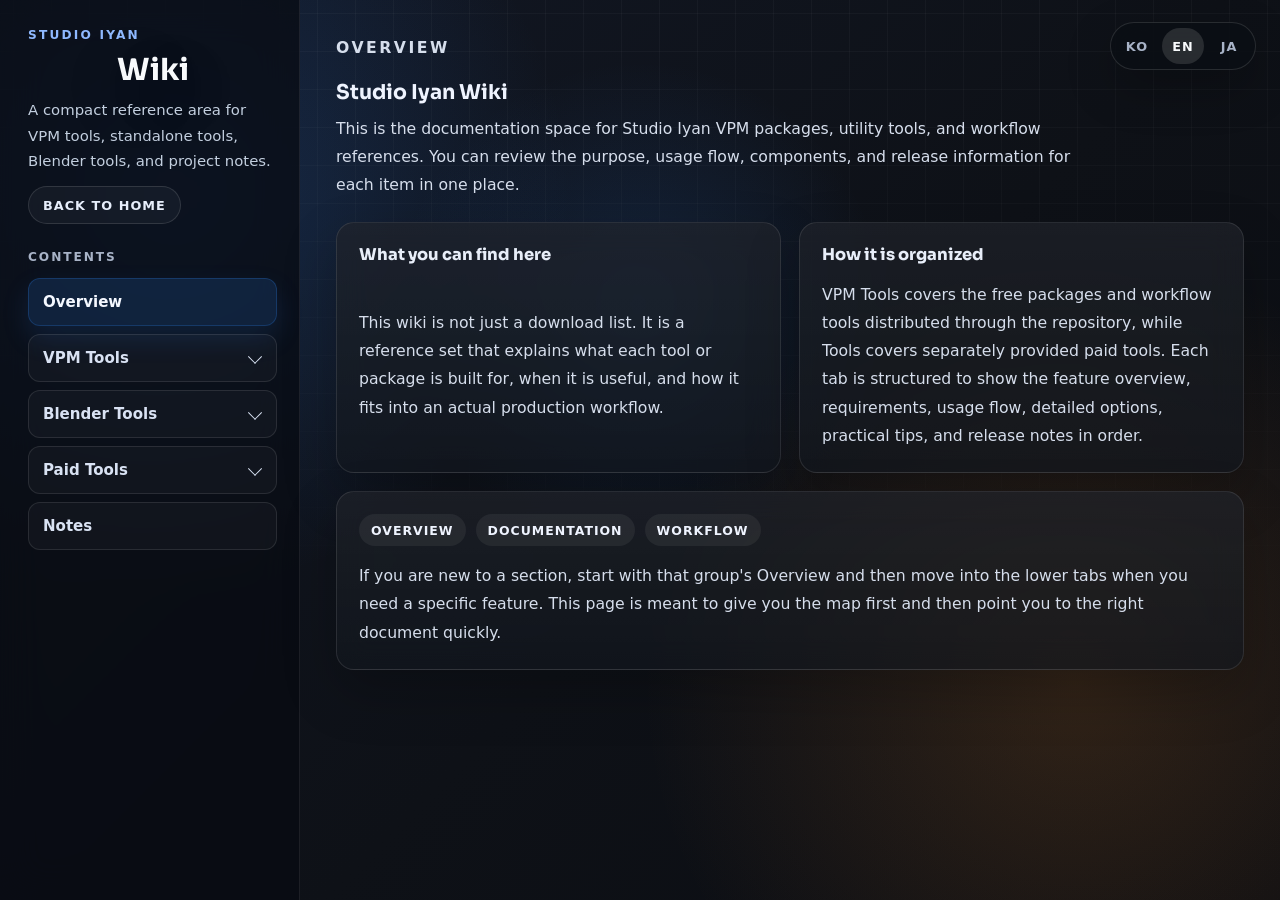
<file: wiki.html>
<!doctype html>
<html lang="en">

<head>
  <meta charset="utf-8" />
  <meta name="viewport" content="width=device-width, initial-scale=1" />
  <meta name="description" content="Studio Iyan wiki for VPM tools, utility tools, and reference pages." />
  <meta name="theme-color" content="#0e1117" />
  <meta property="og:title" content="Studio Iyan Wiki" />
  <meta property="og:description" content="Reference pages for VPM tools, utility tools, and usage notes." />
  <meta property="og:type" content="website" />
  <meta property="og:url" content="https://studio.iyan-kim.dev/wiki.html" />
  <meta property="og:image" content="https://studio.iyan-kim.dev/assets/og-image.png" />
  <meta name="twitter:card" content="summary_large_image" />
  <meta name="twitter:title" content="Studio Iyan Wiki" />
  <meta name="twitter:description" content="Reference pages for VPM tools, utility tools, and usage notes." />
  <meta name="twitter:image" content="https://studio.iyan-kim.dev/assets/og-image.png" />
  <link rel="canonical" href="https://studio.iyan-kim.dev/wiki.html" />
  <link rel="icon" type="image/svg+xml" href="./assets/favicon.svg" />
  <link rel="preconnect" href="https://fonts.googleapis.com" />
  <link rel="preconnect" href="https://fonts.gstatic.com" crossorigin />
  <link
    href="https://fonts.googleapis.com/css2?family=Google+Sans+Flex:opsz,wght@8..144,400..800&family=Noto+Sans+JP:wght@400;500;700&family=Noto+Sans+KR:wght@400;500;700&family=Sora:wght@400;500;600;700;800&display=swap"
    rel="stylesheet" />
  <title>Wiki | Studio Iyan</title>
  <link rel="stylesheet" href="./src/css/site.css" />
</head>

<body class="wiki-body">
  <div class="language-switcher" aria-label="Language selector">
    <button class="language-switcher__button" type="button" data-language="ko">KO</button>
    <button class="language-switcher__button language-switcher__button--active" type="button" data-language="en">EN</button>
    <button class="language-switcher__button" type="button" data-language="ja">JA</button>
  </div>

  <main class="wiki-shell">
    <aside class="wiki-sidebar" aria-label="Wiki sidebar">
      <div class="wiki-sidebar__brand">
        <p class="wiki-sidebar__eyebrow" data-i18n="brand.eyebrow">Studio Iyan</p>
        <h1 class="wiki-sidebar__title" data-i18n="brand.title">Wiki</h1>
        <p class="wiki-sidebar__copy" data-i18n="brand.copy">
          A compact reference area for VPM tools, utility tools, and project notes.
        </p>
        <a class="wiki-home-link" href="./index.html" data-i18n="brand.homeLink">Back to Home</a>
      </div>

      <nav class="wiki-nav" aria-label="Wiki table of contents">
        <p class="wiki-nav__label" data-i18n="nav.label">Contents</p>
        <button class="wiki-nav__button wiki-nav__button--active" type="button" data-wiki-tab="overview"
          aria-current="page" data-i18n="nav.overview">
          Overview
        </button>

        <div class="wiki-nav__group" data-wiki-group="vpm-tools">
          <button class="wiki-nav__button wiki-nav__button--group" type="button" data-wiki-group-toggle="vpm-tools"
            data-i18n="nav.vpmTools" aria-expanded="false">
            VPM Tools
          </button>
          <div class="wiki-nav__subgroup" data-wiki-group-panel="vpm-tools" hidden>
            <button class="wiki-nav__subbutton" type="button" data-wiki-tab="vpm-tools-overview"
              data-i18n="nav.overview">
              Overview
            </button>
            <button class="wiki-nav__subbutton" type="button" data-wiki-tab="plane-fit-to-camera-tool"
              data-i18n="nav.planeFitToCameraTool">
              Plane Fit To Camera Tool
            </button>
            <button class="wiki-nav__subbutton" type="button" data-wiki-tab="ma-blendshape-sync-auto-setup"
              data-i18n="nav.maBlendshapeSyncAutoSetup">
              MA Blendshape Sync Auto Setup
            </button>
            <button class="wiki-nav__subbutton" type="button" data-wiki-tab="hierarchy-plus-rebone"
              data-i18n="nav.hierarchyPlusRebone">
              Hierarchy Plus Rebone
            </button>
            <button class="wiki-nav__subbutton" type="button" data-wiki-tab="prefab-material-remapper"
              data-i18n="nav.prefabMaterialRemapper">
              Prefab Material Remapper
            </button>
            <button class="wiki-nav__subbutton" type="button" data-wiki-tab="uv-mask-tool"
              data-i18n="nav.uvMaskTool">
              UV Mask Tool
            </button>
          </div>
        </div>

        <div class="wiki-nav__group" data-wiki-group="blender-tools">
          <button class="wiki-nav__button wiki-nav__button--group" type="button" data-wiki-group-toggle="blender-tools"
            data-i18n="nav.blenderTools" aria-expanded="false">
            Blender Tools
          </button>
          <div class="wiki-nav__subgroup" data-wiki-group-panel="blender-tools" hidden>
            <button class="wiki-nav__subbutton" type="button" data-wiki-tab="blender-tools-overview"
              data-i18n="nav.overview">
              Overview
            </button>
            <button class="wiki-nav__subbutton" type="button" data-wiki-tab="iyan-tools"
              data-i18n="nav.iyanTools">
              Iyan Tools
            </button>
          </div>
        </div>

        <div class="wiki-nav__group" data-wiki-group="paid-tools">
          <button class="wiki-nav__button wiki-nav__button--group" type="button" data-wiki-group-toggle="paid-tools"
            data-i18n="nav.paidTools" aria-expanded="false">
            Paid Tools
          </button>
          <div class="wiki-nav__subgroup" data-wiki-group-panel="paid-tools" hidden>
            <button class="wiki-nav__subbutton" type="button" data-wiki-tab="tools-overview"
              data-i18n="nav.overview">
              Overview
            </button>
            <button class="wiki-nav__subbutton" type="button" data-wiki-tab="vsf-avatar-converter"
              data-i18n="nav.vsfAvatarConverter">
              VSF Avatar Converter
            </button>
            <button class="wiki-nav__subbutton" type="button" data-wiki-tab="sdf-generator"
              data-i18n="nav.sdfGenerator">
              SDF Generator
            </button>
            <button class="wiki-nav__subbutton" type="button" data-wiki-tab="facebridge"
              data-i18n="nav.faceBridge">
              FaceBridge
            </button>
          </div>
        </div>

        <button class="wiki-nav__button" type="button" data-wiki-tab="notes" data-i18n="nav.notes">
          Notes
        </button>
      </nav>
    </aside>

    <section class="wiki-main" aria-live="polite">
      <article class="wiki-article">
        <section class="wiki-panel is-active" id="overview" data-wiki-panel aria-label="Overview">
          <div class="wiki-markdown" data-wiki-content="overview"></div>
        </section>

        <section class="wiki-panel" id="vpm-tools-overview" data-wiki-panel hidden aria-label="VPM Tools Overview">
          <div class="wiki-markdown" data-wiki-content="vpmToolsOverview"></div>
        </section>

        <section class="wiki-panel" id="plane-fit-to-camera-tool" data-wiki-panel hidden aria-label="Plane Fit To Camera Tool">
          <div class="wiki-markdown" data-wiki-content="planeFitToCameraTool"></div>
        </section>

        <section class="wiki-panel" id="ma-blendshape-sync-auto-setup" data-wiki-panel hidden aria-label="MA Blendshape Sync Auto Setup">
          <div class="wiki-markdown" data-wiki-content="maBlendshapeSyncAutoSetup"></div>
        </section>

        <section class="wiki-panel" id="hierarchy-plus-rebone" data-wiki-panel hidden aria-label="Hierarchy Plus Rebone">
          <div class="wiki-markdown" data-wiki-content="hierarchyPlusRebone"></div>
        </section>

        <section class="wiki-panel" id="prefab-material-remapper" data-wiki-panel hidden aria-label="Prefab Material Remapper">
          <div class="wiki-markdown" data-wiki-content="prefabMaterialRemapper"></div>
        </section>

        <section class="wiki-panel" id="uv-mask-tool" data-wiki-panel hidden aria-label="UV Mask Tool">
          <div class="wiki-markdown" data-wiki-content="uvMaskTool"></div>
        </section>

        <section class="wiki-panel" id="tools-overview" data-wiki-panel hidden aria-label="Tools Overview">
          <div class="wiki-markdown" data-wiki-content="toolsOverview"></div>
        </section>

        <section class="wiki-panel" id="vsf-avatar-converter" data-wiki-panel hidden aria-label="VSF Avatar Converter">
          <div class="wiki-markdown" data-wiki-content="vsfAvatarConverter"></div>
        </section>

        <section class="wiki-panel" id="sdf-generator" data-wiki-panel hidden aria-label="SDF Generator">
          <div class="wiki-markdown" data-wiki-content="sdfGenerator"></div>
        </section>

        <section class="wiki-panel" id="facebridge" data-wiki-panel hidden aria-label="FaceBridge">
          <div class="wiki-markdown" data-wiki-content="faceBridge"></div>
        </section>

        <section class="wiki-panel" id="blender-tools-overview" data-wiki-panel hidden aria-label="Blender Tools Overview">
          <div class="wiki-markdown" data-wiki-content="blenderToolsOverview"></div>
        </section>

        <section class="wiki-panel" id="iyan-tools" data-wiki-panel hidden aria-label="Iyan Tools">
          <div class="wiki-markdown" data-wiki-content="iyanTools"></div>
        </section>

        <section class="wiki-panel" id="notes" data-wiki-panel hidden aria-label="Notes">
          <div class="wiki-markdown" data-wiki-content="notes"></div>
        </section>
      </article>
    </section>
  </main>

  <script type="module" src="./src/js/wiki.js"></script>
</body>

</html>
</file>
<file: src/css/site.css>
:root {
  color-scheme: dark;
  --bg: #0e1117;
  --ink: #f8fafc;
  --muted: #a8b3c7;
  --line: rgba(255, 255, 255, 0.14);
  --button: rgba(255, 255, 255, 0.075);
  --button-hover: rgba(255, 255, 255, 0.12);
  --blue: #2f80ed;
  --blue-hover: #1f6fd8;
  --blue-soft: rgba(47, 128, 237, 0.16);
  --orange: #f28c28;
  --orange-hover: #d97706;
  --orange-soft: rgba(242, 140, 40, 0.14);
  --shadow: 0 24px 72px rgba(0, 0, 0, 0.36);
  font-family:
    "Google Sans Flex", "Segoe UI Variable Display", Inter, ui-sans-serif,
    system-ui, -apple-system, BlinkMacSystemFont, "Segoe UI", sans-serif;
}

@view-transition {
  navigation: auto;
}

* {
  box-sizing: border-box;
}

html,
body {
  min-height: 100%;
}

html {
  scroll-behavior: smooth;
}

html:lang(ko) {
  font-family:
    "Noto Sans KR", "Apple SD Gothic Neo", "Malgun Gothic",
    "Segoe UI Variable Display", "Segoe UI", sans-serif;
}

html:lang(en) {
  font-family:
    "Google Sans Flex", "Segoe UI Variable Display", Inter, ui-sans-serif,
    system-ui, -apple-system, BlinkMacSystemFont, "Segoe UI", sans-serif;
}

html:lang(ja) {
  font-family:
    "Noto Sans JP", "Hiragino Sans", "Yu Gothic", "Meiryo",
    "Segoe UI Variable Display", "Segoe UI", sans-serif;
}

body {
  margin: 0;
  min-width: 320px;
  overflow-x: hidden;
  background:
    radial-gradient(circle at 50% 34%, rgba(47, 128, 237, 0.16), transparent 28%),
    radial-gradient(circle at 14% 22%, rgba(47, 128, 237, 0.2), transparent 30%),
    radial-gradient(circle at 84% 76%, rgba(242, 140, 40, 0.16), transparent 34%),
    linear-gradient(135deg, #121826 0%, var(--bg) 56%, #0b0d12 100%);
  color: var(--ink);
}

body.portfolio-page {
  overflow: auto;
}

body::before {
  content: "";
  position: fixed;
  inset: 0;
  pointer-events: none;
  background-image:
    linear-gradient(rgba(255, 255, 255, 0.045) 1px, transparent 1px),
    linear-gradient(90deg, rgba(255, 255, 255, 0.045) 1px, transparent 1px);
  background-position: center;
  background-size: 38px 38px;
  mask-image: linear-gradient(to bottom, rgba(0, 0, 0, 0.74), transparent 78%);
}

a {
  color: inherit;
  text-decoration: none;
}

.top-tabs {
  --tab-indicator-width: 136px;
  --tab-indicator-x: 6px;
  position: fixed;
  top: 22px;
  left: 50%;
  z-index: 3;
  display: inline-flex;
  gap: 6px;
  padding: 6px;
  border: 1px solid var(--line);
  border-radius: 999px;
  background: rgba(11, 14, 20, 0.72);
  box-shadow: 0 18px 48px rgba(0, 0, 0, 0.24);
  backdrop-filter: blur(18px);
  transform: translateX(-50%);
  view-transition-name: top-tabs;
}

.top-tabs::before {
  content: "";
  position: absolute;
  top: 6px;
  left: 0;
  z-index: -1;
  width: var(--tab-indicator-width);
  height: calc(100% - 12px);
  border-radius: 999px;
  background: rgba(255, 255, 255, 0.12);
  transform: translateX(var(--tab-indicator-x));
  transition:
    width 260ms cubic-bezier(0.22, 1, 0.36, 1),
    transform 260ms cubic-bezier(0.22, 1, 0.36, 1);
}

.page--home .transition-source {
  view-transition-name: action-stage;
}

.top-tab {
  display: inline-flex;
  min-width: 136px;
  min-height: 46px;
  align-items: center;
  justify-content: center;
  border-radius: 999px;
  color: var(--muted);
  font-size: 0.9rem;
  font-weight: 780;
  letter-spacing: 0.06em;
  padding: 0 18px;
  white-space: nowrap;
  transition:
    background-color 160ms ease,
    color 160ms ease,
    transform 160ms ease;
}

.top-tab:hover {
  color: var(--ink);
}

.top-tab:focus-visible {
  outline: 3px solid rgba(255, 255, 255, 0.32);
  outline-offset: 3px;
}

.top-tab--active {
  color: var(--ink);
}

.language-switcher {
  position: fixed;
  top: 22px;
  right: 24px;
  z-index: 4;
  display: inline-flex;
  gap: 4px;
  padding: 5px;
  border: 1px solid rgba(255, 255, 255, 0.12);
  border-radius: 999px;
  background: rgba(11, 14, 20, 0.72);
  box-shadow: 0 18px 48px rgba(0, 0, 0, 0.24);
  backdrop-filter: blur(18px);
}

.language-switcher__button {
  display: inline-flex;
  min-width: 42px;
  min-height: 36px;
  align-items: center;
  justify-content: center;
  border: 0;
  border-radius: 999px;
  background: transparent;
  color: var(--muted);
  font: inherit;
  font-size: 0.8rem;
  font-weight: 780;
  letter-spacing: 0.08em;
  cursor: pointer;
  transition:
    background-color 160ms ease,
    color 160ms ease,
    transform 160ms ease;
}

.language-switcher__button:link,
.language-switcher__button:visited,
.language-switcher__button:active {
  color: var(--muted);
}

.language-switcher__button:hover {
  color: var(--ink);
}

.language-switcher__button:focus-visible {
  outline: 3px solid rgba(255, 255, 255, 0.3);
  outline-offset: 2px;
}

.language-switcher__button--active {
  background: rgba(255, 255, 255, 0.12);
  color: var(--ink);
}

.page {
  display: grid;
  min-height: 100dvh;
  padding: 96px 32px 32px;
  place-items: center;
}

.page--home {
  position: relative;
  min-height: 100dvh;
  grid-template-rows: 1fr auto 1fr;
}

.link-hub {
  z-index: 1;
  display: grid;
  grid-row: 2;
  width: min(100%, 980px);
  justify-items: center;
  gap: 0;
  padding: 40px 0;
  text-align: center;
}

.link-hub::before,
.link-hub::after {
  content: "";
  width: min(100%, 620px);
  height: 1px;
  background: linear-gradient(90deg, transparent, rgba(255, 255, 255, 0.28), transparent);
}

.link-hub::before {
  margin-bottom: 22px;
}

.home-kicker {
  margin: 0 0 28px;
  color: #c9d4e8;
  font-size: 0.82rem;
  font-weight: 700;
  letter-spacing: 0.18em;
  text-transform: uppercase;
}

h1 {
  display: flex;
  max-width: 100%;
  align-items: baseline;
  justify-content: center;
  gap: 0.24em;
  margin: 0;
  color: var(--ink);
  font-family: "Sora", "Plus Jakarta Sans", "Segoe UI Variable Display", Inter, ui-sans-serif,
    system-ui, sans-serif;
  font-size: 4.7rem;
  font-weight: 700;
  letter-spacing: 0;
  line-height: 1;
  text-shadow: 0 18px 54px rgba(0, 0, 0, 0.34);
  white-space: nowrap;
}

.link-hub h1 {
  font-family: "Sora", "Plus Jakarta Sans", "Segoe UI Variable Display", "Segoe UI",
    ui-sans-serif, system-ui, sans-serif;
  font-size: 7.9rem;
  font-weight: 620;
  letter-spacing: -0.01em;
  line-height: 0.94;
  transform: translateY(-4px);
}

.slash {
  color: var(--muted);
  font-weight: 420;
}

.role {
  margin: 28px 0 34px;
  color: #d9e2f3;
  font-size: 1rem;
  font-weight: 500;
  letter-spacing: 0.18em;
  text-transform: uppercase;
}

.link-grid {
  display: grid;
  width: 100%;
  grid-template-columns: repeat(4, minmax(0, 1fr));
  gap: 12px;
  padding: 8px;
  border: 1px solid rgba(255, 255, 255, 0.08);
  border-radius: 14px;
  background: rgba(255, 255, 255, 0.035);
  box-shadow: 0 18px 56px rgba(0, 0, 0, 0.22);
  backdrop-filter: blur(18px);
}

.contact-links {
  position: fixed;
  right: 24px;
  bottom: 92px;
  z-index: 12;
  display: flex;
  flex-direction: column;
  align-items: center;
  justify-content: flex-end;
  gap: 10px;
}

.contact-chip {
  display: inline-flex;
  width: 56px;
  height: 56px;
  align-items: center;
  justify-content: center;
  border: 1px solid rgba(255, 255, 255, 0.18);
  border-radius: 999px;
  background: rgba(255, 255, 255, 0.1);
  box-shadow: 0 18px 44px rgba(0, 0, 0, 0.28);
  color: #ffffff;
  transition:
    background-color 160ms ease,
    border-color 160ms ease,
    transform 160ms ease;
}

.contact-chip:hover {
  transform: translateY(-2px);
}

.contact-chip:focus-visible {
  outline: 3px solid rgba(255, 255, 255, 0.32);
  outline-offset: 3px;
}

.contact-chip--discord {
  border-color: rgba(88, 101, 242, 0.26);
  background: rgba(88, 101, 242, 0.14);
  color: #eef1ff;
}

.contact-chip--discord:hover {
  background: #5865f2;
  border-color: transparent;
  box-shadow: 0 18px 44px rgba(88, 101, 242, 0.28);
}

.contact-chip--x:hover {
  background: rgba(255, 255, 255, 0.18);
  border-color: rgba(255, 255, 255, 0.28);
}

.contact-chip svg {
  width: 24px;
  height: 24px;
  fill: currentColor;
}

.scroll-cue {
  position: absolute;
  left: 50%;
  bottom: 34px;
  display: inline-flex;
  align-items: center;
  gap: 12px;
  color: #d7e0ef;
  font-size: 0.78rem;
  font-weight: 700;
  letter-spacing: 0.18em;
  text-transform: uppercase;
  opacity: 0.88;
  transform: translateX(-50%);
  transition:
    color 160ms ease,
    opacity 160ms ease,
    transform 160ms ease;
}

.scroll-cue:hover {
  color: #ffffff;
  opacity: 1;
  transform: translateX(-50%) translateY(2px);
}

.scroll-cue:focus-visible {
  outline: 3px solid rgba(255, 255, 255, 0.32);
  outline-offset: 6px;
  border-radius: 999px;
}

.scroll-cue span:last-child {
  display: inline-flex;
  width: 24px;
  height: 24px;
  align-items: center;
  justify-content: center;
  border: 1px solid rgba(255, 255, 255, 0.14);
  border-radius: 999px;
  background: rgba(255, 255, 255, 0.04);
  font-size: 0.95rem;
  line-height: 1;
}

.link-button {
  display: inline-flex;
  min-height: 58px;
  align-items: center;
  justify-content: center;
  gap: 10px;
  border: 1px solid var(--line);
  border-radius: 10px;
  background: var(--button);
  box-shadow: 0 14px 36px rgba(0, 0, 0, 0.18);
  color: var(--ink);
  font-size: 1rem;
  font-weight: 740;
  letter-spacing: 0;
  padding: 0 16px;
  backdrop-filter: blur(16px);
  transition:
    background-color 160ms ease,
    border-color 160ms ease,
    color 160ms ease,
    transform 160ms ease,
    box-shadow 160ms ease;
}

.link-button:link,
.link-button:visited,
.link-button:active {
  color: var(--ink);
}

.link-button svg {
  width: 19px;
  height: 19px;
  flex: 0 0 auto;
  fill: currentColor;
}

.link-button:hover {
  background: var(--button-hover);
  border-color: rgba(255, 255, 255, 0.24);
  box-shadow: var(--shadow);
  transform: translateY(-2px);
}

.link-button:focus-visible {
  outline: 3px solid rgba(255, 255, 255, 0.32);
  outline-offset: 3px;
}

.link-button--blue {
  border-color: transparent;
  background:
    linear-gradient(180deg, rgba(255, 255, 255, 0.13), transparent),
    var(--blue);
  color: #ffffff;
}

.link-button--blue:link,
.link-button--blue:visited,
.link-button--blue:active,
.link-button--blue:hover {
  color: #ffffff;
}

.link-button--blue:hover {
  background: var(--blue-hover);
  border-color: transparent;
  box-shadow: 0 18px 44px rgba(47, 128, 237, 0.28);
}

.link-button--wiki {
  border-color: rgba(121, 166, 255, 0.22);
  background:
    linear-gradient(180deg, rgba(255, 255, 255, 0.14), transparent),
    rgba(77, 114, 197, 0.24);
  color: #eef3ff;
}

.link-button--wiki:link,
.link-button--wiki:visited,
.link-button--wiki:active,
.link-button--wiki:hover {
  color: #eef3ff;
}

.link-button--wiki:hover {
  background:
    linear-gradient(180deg, rgba(255, 255, 255, 0.16), transparent),
    rgba(77, 114, 197, 0.38);
  border-color: rgba(141, 182, 255, 0.34);
  box-shadow: 0 18px 44px rgba(77, 114, 197, 0.24);
}

.link-button--booth {
  border-color: transparent;
  background:
    linear-gradient(180deg, rgba(255, 255, 255, 0.22), transparent),
    var(--orange);
  color: #111111;
}

.link-button--booth:link,
.link-button--booth:visited,
.link-button--booth:active {
  color: #111111;
}

.link-button--booth:hover {
  background: var(--orange-hover);
  border-color: transparent;
  box-shadow: 0 18px 44px rgba(242, 140, 40, 0.28);
  color: #ffffff;
}

.mail-button {
  position: fixed;
  right: 24px;
  bottom: 24px;
  z-index: 12;
  display: inline-flex;
  width: 56px;
  height: 56px;
  align-items: center;
  justify-content: center;
  border: 1px solid rgba(255, 255, 255, 0.18);
  border-radius: 999px;
  background: rgba(255, 255, 255, 0.1);
  box-shadow: 0 18px 44px rgba(0, 0, 0, 0.28);
  color: #ffffff;
  font-size: 1.42rem;
  font-weight: 780;
  line-height: 1;
  backdrop-filter: blur(16px);
  transition:
    background-color 160ms ease,
    border-color 160ms ease,
    transform 160ms ease,
    box-shadow 160ms ease;
}

.mail-button:hover {
  background: var(--blue);
  border-color: transparent;
  box-shadow: 0 18px 44px rgba(47, 128, 237, 0.28);
  transform: translateY(-2px);
}

.mail-button:focus-visible {
  outline: 3px solid rgba(255, 255, 255, 0.32);
  outline-offset: 3px;
}

.wiki-body {
  min-width: 320px;
}

.wiki-shell {
  display: grid;
  min-height: 100dvh;
  grid-template-columns: minmax(260px, 300px) minmax(0, 1fr);
}

.wiki-sidebar {
  position: sticky;
  top: 0;
  display: grid;
  align-content: start;
  gap: 26px;
  height: 100dvh;
  padding: 28px 22px 28px 28px;
  border-right: 1px solid rgba(255, 255, 255, 0.08);
  background: rgba(9, 12, 18, 0.74);
  backdrop-filter: blur(20px);
}

.wiki-sidebar__brand {
  display: grid;
  gap: 12px;
}

.wiki-sidebar__eyebrow {
  margin: 0;
  color: #8fb9ff;
  font-size: 0.76rem;
  font-weight: 800;
  letter-spacing: 0.18em;
  text-transform: uppercase;
}

.wiki-sidebar__title {
  margin: 0;
  font-family: "Sora", "Plus Jakarta Sans", "Segoe UI Variable Display", Inter, ui-sans-serif, system-ui, sans-serif;
  font-size: 1.9rem;
  line-height: 1.06;
}

.wiki-sidebar__copy {
  margin: 0;
  color: #c3cfdf;
  font-size: 0.93rem;
  line-height: 1.7;
}

.wiki-home-link {
  display: inline-flex;
  width: fit-content;
  min-height: 38px;
  align-items: center;
  justify-content: center;
  padding: 0 14px;
  border: 1px solid rgba(255, 255, 255, 0.12);
  border-radius: 999px;
  background: rgba(255, 255, 255, 0.04);
  color: #e7eefb;
  font-size: 0.8rem;
  font-weight: 700;
  letter-spacing: 0.08em;
  text-transform: uppercase;
  transition:
    background-color 160ms ease,
    border-color 160ms ease,
    transform 160ms ease;
}

.wiki-home-link:hover {
  background: rgba(255, 255, 255, 0.08);
  border-color: rgba(255, 255, 255, 0.2);
  transform: translateY(-1px);
}

.wiki-home-link:focus-visible {
  outline: 3px solid rgba(255, 255, 255, 0.28);
  outline-offset: 3px;
}

.wiki-nav {
  display: grid;
  gap: 8px;
}

.wiki-nav__group {
  display: grid;
  gap: 8px;
}

.wiki-nav__label {
  margin: 0 0 6px;
  color: var(--muted);
  font-size: 0.76rem;
  font-weight: 700;
  letter-spacing: 0.16em;
  text-transform: uppercase;
}

.wiki-nav__button {
  display: inline-flex;
  width: 100%;
  min-height: 48px;
  align-items: center;
  justify-content: flex-start;
  padding: 0 14px;
  border: 1px solid rgba(255, 255, 255, 0.1);
  border-radius: 12px;
  background: rgba(255, 255, 255, 0.03);
  color: #d9e2f3;
  font: inherit;
  font-size: 0.94rem;
  font-weight: 650;
  text-align: left;
  cursor: pointer;
  transition:
    background-color 160ms ease,
    border-color 160ms ease,
    color 160ms ease,
    transform 160ms ease,
    box-shadow 160ms ease;
}

.wiki-nav__button:link,
.wiki-nav__button:visited,
.wiki-nav__button:active {
  color: #d9e2f3;
}

.wiki-nav__button:hover {
  background: rgba(255, 255, 255, 0.06);
  border-color: rgba(255, 255, 255, 0.18);
  color: #ffffff;
  transform: translateX(2px);
}

.wiki-nav__button:focus-visible {
  outline: 3px solid rgba(255, 255, 255, 0.28);
  outline-offset: 3px;
}

.wiki-nav__button--group {
  position: relative;
  padding-right: 40px;
}

.wiki-nav__button--group::after {
  content: "";
  position: absolute;
  top: 50%;
  right: 16px;
  width: 9px;
  height: 9px;
  border-right: 1.6px solid currentColor;
  border-bottom: 1.6px solid currentColor;
  transform: translateY(-62%) rotate(45deg);
  transition: transform 180ms ease;
}

.wiki-nav__button--group[aria-expanded="true"]::after {
  transform: translateY(-38%) rotate(225deg);
}

.wiki-nav__button--active {
  border-color: rgba(47, 128, 237, 0.24);
  background: rgba(47, 128, 237, 0.16);
  color: #f4f8ff;
  box-shadow: 0 12px 28px rgba(47, 128, 237, 0.14);
}

.wiki-nav__subgroup {
  display: grid;
  gap: 6px;
  padding-left: 10px;
}

.wiki-nav__subgroup[hidden] {
  display: none !important;
}

.wiki-nav__subbutton {
  display: inline-flex;
  width: 100%;
  min-height: 40px;
  align-items: center;
  justify-content: flex-start;
  padding: 0 14px;
  border: 1px solid rgba(255, 255, 255, 0.08);
  border-radius: 10px;
  background: rgba(255, 255, 255, 0.025);
  color: #c7d4e9;
  font: inherit;
  font-size: 0.86rem;
  font-weight: 600;
  text-align: left;
  cursor: pointer;
  transition:
    background-color 160ms ease,
    border-color 160ms ease,
    color 160ms ease,
    transform 160ms ease;
}

.wiki-nav__subbutton:link,
.wiki-nav__subbutton:visited,
.wiki-nav__subbutton:active {
  color: #c7d4e9;
}

.wiki-nav__subbutton:hover {
  background: rgba(255, 255, 255, 0.055);
  border-color: rgba(255, 255, 255, 0.14);
  color: #ffffff;
  transform: translateX(2px);
}

.wiki-nav__subbutton:focus-visible {
  outline: 3px solid rgba(255, 255, 255, 0.24);
  outline-offset: 3px;
}

.wiki-nav__subbutton--active {
  border-color: rgba(47, 128, 237, 0.22);
  background: rgba(47, 128, 237, 0.12);
  color: #f4f8ff;
  box-shadow: 0 10px 24px rgba(47, 128, 237, 0.1);
}

.wiki-main {
  display: grid;
  justify-content: center;
  padding: 34px 36px 48px;
}

.wiki-article {
  display: grid;
  align-content: start;
  gap: 26px;
  width: min(100%, 1120px);
  justify-self: center;
}

.wiki-panel {
  display: none;
  gap: 22px;
}

.wiki-panel.is-active {
  display: grid;
}

.wiki-markdown {
  display: grid;
  gap: 22px;
}

.wiki-markdown h1,
.wiki-markdown h2,
.wiki-markdown h3 {
  margin: 0;
  font-family: "Sora", "Plus Jakarta Sans", "Segoe UI Variable Display", Inter, ui-sans-serif, system-ui, sans-serif;
}

.wiki-markdown h1 {
  font-size: clamp(2.2rem, 5vw, 4.2rem);
  line-height: 0.98;
}

.wiki-markdown h2 {
  margin-top: 8px;
  color: #eff4ff;
  font-size: 1.28rem;
  line-height: 1.2;
}

.wiki-markdown h3 {
  color: #e8eef9;
  font-size: 1.02rem;
  line-height: 1.24;
}

.wiki-markdown p,
.wiki-markdown li {
  color: #d6deec;
  font-size: 0.98rem;
  line-height: 1.8;
}

.wiki-markdown p {
  margin: 0;
}

.wiki-markdown ul,
.wiki-markdown ol {
  display: grid;
  gap: 10px;
  margin: 0;
  padding-left: 20px;
}

.wiki-markdown li {
  padding-left: 2px;
}

.wiki-markdown a {
  color: #9ec2ff;
  text-decoration: underline;
  text-decoration-color: rgba(158, 194, 255, 0.4);
  text-underline-offset: 3px;
}

.wiki-markdown strong {
  color: #f4f8ff;
}

.wiki-markdown code {
  padding: 0.1em 0.42em;
  border: 1px solid rgba(255, 255, 255, 0.1);
  border-radius: 7px;
  background: rgba(255, 255, 255, 0.06);
  color: #f4f8ff;
  font-family: "Cascadia Code", "Consolas", "SFMono-Regular", Menlo, monospace;
  font-size: 0.92em;
}

.wiki-markdown pre {
  margin: 0;
  padding: 16px 18px;
  border: 1px solid rgba(255, 255, 255, 0.1);
  border-radius: 16px;
  background: rgba(12, 16, 24, 0.78);
  overflow-x: auto;
}

.wiki-markdown pre code {
  padding: 0;
  border: 0;
  background: transparent;
}

.wiki-panel__header {
  display: grid;
  gap: 10px;
}

.wiki-panel__eyebrow {
  margin: 0;
  color: #8fb9ff;
  font-size: 0.76rem;
  font-weight: 800;
  letter-spacing: 0.16em;
  text-transform: uppercase;
}

.wiki-panel__title {
  margin: 0;
  font-family: "Sora", "Plus Jakarta Sans", "Segoe UI Variable Display", Inter, ui-sans-serif, system-ui, sans-serif;
  font-size: clamp(2.2rem, 5vw, 4.2rem);
  line-height: 0.98;
}

.wiki-panel__copy {
  max-width: 760px;
  margin: 0;
  color: #d5deee;
  font-size: 1.02rem;
  line-height: 1.8;
}

.wiki-card {
  display: grid;
  gap: 16px;
  padding: 22px;
  border: 1px solid rgba(255, 255, 255, 0.1);
  border-radius: 18px;
  background:
    linear-gradient(180deg, rgba(255, 255, 255, 0.06), rgba(255, 255, 255, 0.02)),
    rgba(12, 16, 24, 0.66);
  box-shadow: 0 22px 54px rgba(0, 0, 0, 0.22);
  backdrop-filter: blur(16px);
}

.wiki-card--media,
.wiki-card--section {
  gap: 18px;
}

.wiki-lead {
  display: grid;
  gap: 20px;
}

.wiki-lead--with-media {
  grid-template-columns: minmax(260px, 380px) minmax(0, 1fr);
  align-items: start;
}

.wiki-lead--wide-media {
  grid-template-columns: 1fr;
  gap: 24px;
}

.wiki-lead__media,
.wiki-lead__content {
  min-width: 0;
}

.wiki-lead__media .wiki-media {
  max-width: 380px;
}

.wiki-lead--wide-media .wiki-lead__media .wiki-media {
  width: 100%;
  max-width: none;
  margin-inline: auto;
}

.wiki-lead--wide-media .wiki-lead__media {
  width: 100%;
  display: grid;
  justify-items: center;
  justify-self: center;
}

.wiki-lead--wide-media .wiki-lead__content {
  width: 100%;
}

.wiki-lead__content {
  display: grid;
  gap: 18px;
}

.wiki-card__title {
  margin: 0;
  font-size: 1.08rem;
  font-weight: 760;
}

.wiki-card__body {
  margin: 0;
  color: #d6deec;
  font-size: 0.98rem;
  line-height: 1.8;
  white-space: pre-line;
}

.wiki-panel__copy code,
.wiki-card__body code,
.wiki-list code,
.wiki-entry__body code,
.wiki-media__caption code {
  display: inline;
  padding: 0.12em 0.42em;
  border: 1px solid rgba(255, 255, 255, 0.12);
  border-radius: 8px;
  background: rgba(255, 255, 255, 0.07);
  color: #f4f8ff;
  font-family: "Cascadia Code", "Consolas", "SFMono-Regular", Menlo, monospace;
  font-size: 0.92em;
  line-height: 1.35;
  white-space: normal;
  word-break: keep-all;
}

.wiki-media {
  overflow: hidden;
  border: 1px solid rgba(255, 255, 255, 0.08);
  border-radius: 16px;
  background: rgba(255, 255, 255, 0.035);
  box-shadow:
    inset 0 1px 0 rgba(255, 255, 255, 0.04),
    0 16px 34px rgba(0, 0, 0, 0.18);
}

.wiki-media img {
  display: block;
  width: 100%;
  height: auto;
}

.wiki-media--landscape {
  border-radius: 18px;
}

.wiki-media__caption {
  margin: -2px 0 0;
  color: var(--muted);
  font-size: 0.88rem;
  line-height: 1.7;
}

.wiki-section {
  display: grid;
  gap: 16px;
}

.wiki-section__title {
  margin: 0;
  color: #f4f8ff;
  font-size: 1.12rem;
  font-weight: 780;
  line-height: 1.28;
}

.wiki-entry-list {
  display: grid;
  gap: 14px;
}

.wiki-entry {
  display: grid;
  gap: 8px;
  padding-top: 2px;
}

.wiki-entry + .wiki-entry {
  padding-top: 14px;
  border-top: 1px solid rgba(255, 255, 255, 0.08);
}

.wiki-entry__title {
  margin: 0;
  color: #eff4ff;
  font-size: 0.98rem;
  font-weight: 730;
  line-height: 1.4;
}

.wiki-entry__body {
  margin: 0;
  color: #d6deec;
  font-size: 0.95rem;
  line-height: 1.8;
  white-space: pre-line;
}

.wiki-card--cta {
  padding: 0;
  overflow: hidden;
}

.wiki-card--cta-compact {
  padding: 0;
}

.wiki-cta {
  display: grid;
  grid-template-columns: minmax(0, 1fr) auto;
  gap: 18px;
  align-items: center;
  padding: 22px;
}

.wiki-card--cta-compact .wiki-cta {
  padding: 18px;
}

.wiki-cta__copy {
  display: grid;
  gap: 10px;
  min-width: 0;
}

.wiki-cta__button {
  min-width: 188px;
  color: #ffffff !important;
}

.wiki-cta__button:link,
.wiki-cta__button:visited,
.wiki-cta__button:active,
.wiki-cta__button:hover,
.wiki-cta__button span {
  color: #ffffff !important;
}

.wiki-cta__button svg {
  fill: #ffffff !important;
}

.wiki-card--cta-compact .wiki-cta__button {
  min-width: 172px;
}

.wiki-list {
  display: grid;
  gap: 12px;
  margin: 0;
  padding: 0;
  list-style: none;
}

.wiki-list--ordered {
  padding-left: 20px;
  list-style: decimal;
}

.wiki-list--ordered li {
  padding-left: 0;
}

.wiki-list li {
  display: list-item;
  padding-left: 18px;
  position: relative;
  color: #d6deec;
  line-height: 1.75;
}

.wiki-list li::before {
  content: "";
  position: absolute;
  top: 0.8em;
  left: 0;
  width: 7px;
  height: 7px;
  border-radius: 999px;
  background: rgba(143, 185, 255, 0.92);
}

.wiki-list--ordered li {
  padding-left: 0;
}

.wiki-list--ordered li::before {
  content: none;
}

.wiki-grid {
  display: grid;
  grid-template-columns: repeat(2, minmax(0, 1fr));
  gap: 18px;
}

.wiki-grid--lead {
  grid-template-columns: repeat(2, minmax(0, 1fr));
}

.wiki-meta {
  display: flex;
  flex-wrap: wrap;
  gap: 10px;
}

.wiki-meta__chip {
  display: inline-flex;
  min-height: 32px;
  align-items: center;
  justify-content: center;
  padding: 0 12px;
  border-radius: 999px;
  background: rgba(255, 255, 255, 0.06);
  color: #eff4ff;
  font-size: 0.78rem;
  font-weight: 700;
  letter-spacing: 0.08em;
  text-transform: uppercase;
}

.page--portfolio {
  min-height: 100dvh;
  align-items: start;
  padding-bottom: 96px;
  padding-top: 132px;
}

.portfolio-view {
  position: relative;
  z-index: 1;
  display: grid;
  width: min(100%, 1380px);
  gap: 26px;
}

.js .portfolio-view > .section-kicker,
.js .portfolio-view > .portfolio-title,
.js .portfolio-view > .portfolio-copy,
.js .portfolio-view > .product-grid {
  opacity: 0;
  transform: translateY(28px);
  transition:
    opacity 520ms ease,
    transform 620ms cubic-bezier(0.22, 1, 0.36, 1);
}

.js .page--portfolio.is-visible .portfolio-view > .section-kicker,
.js .page--portfolio.is-visible .portfolio-view > .portfolio-title,
.js .page--portfolio.is-visible .portfolio-view > .portfolio-copy,
.js .page--portfolio.is-visible .portfolio-view > .product-grid {
  opacity: 1;
  transform: translateY(0);
}

.js .page--portfolio.is-visible .portfolio-title {
  transition-delay: 70ms;
}

.js .page--portfolio.is-visible .portfolio-copy {
  transition-delay: 120ms;
}

.js .page--portfolio.is-visible .product-grid {
  transition-delay: 170ms;
}

.section-kicker {
  margin: 0;
  color: var(--blue);
  font-size: 2.08rem;
  font-weight: 880;
  letter-spacing: 0.16em;
  text-align: center;
  text-transform: uppercase;
}

.portfolio-title {
  display: block;
  max-width: 100%;
  font-size: 4.45rem;
  text-align: center;
  white-space: normal;
}

.portfolio-copy {
  max-width: 720px;
  margin: -4px auto 14px;
  color: #d9e2f3;
  font-size: 1.08rem;
  line-height: 1.7;
  text-align: center;
}

.portfolio-filters {
  display: flex;
  flex-wrap: wrap;
  align-items: center;
  justify-content: center;
  gap: 10px;
  margin: -2px auto 8px;
}

.filter-chip {
  display: inline-flex;
  min-height: 42px;
  align-items: center;
  justify-content: center;
  padding: 0 16px;
  border: 1px solid rgba(255, 255, 255, 0.12);
  border-radius: 999px;
  background: rgba(255, 255, 255, 0.04);
  color: #d9e2f3;
  font: inherit;
  font-size: 0.88rem;
  font-weight: 700;
  letter-spacing: 0.02em;
  cursor: pointer;
  transition:
    background-color 160ms ease,
    border-color 160ms ease,
    color 160ms ease,
    transform 160ms ease,
    box-shadow 160ms ease;
}

.filter-chip:hover {
  background: rgba(255, 255, 255, 0.08);
  border-color: rgba(255, 255, 255, 0.2);
  color: #ffffff;
  transform: translateY(-1px);
}

.filter-chip:focus-visible {
  outline: 3px solid rgba(255, 255, 255, 0.28);
  outline-offset: 3px;
}

.filter-chip--active {
  border-color: rgba(47, 128, 237, 0.28);
  background: rgba(47, 128, 237, 0.18);
  color: #f4f8ff;
  box-shadow: 0 12px 28px rgba(47, 128, 237, 0.14);
}

.portfolio-status {
  margin: -2px auto 0;
  color: var(--muted);
  font-size: 0.95rem;
  line-height: 1.7;
  text-align: center;
}

.portfolio-status--error {
  color: #ffb4b4;
}

.portfolio-more {
  display: flex;
  justify-content: center;
  margin-top: 22px;
}

.portfolio-more__button {
  display: inline-flex;
  min-height: 42px;
  align-items: center;
  justify-content: center;
  gap: 12px;
  min-width: 168px;
  padding: 0 18px;
  border: 1px solid rgba(255, 255, 255, 0.12);
  border-radius: 999px;
  background:
    linear-gradient(180deg, rgba(255, 255, 255, 0.06), rgba(255, 255, 255, 0.02)),
    rgba(12, 16, 24, 0.74);
  box-shadow:
    inset 0 1px 0 rgba(255, 255, 255, 0.05),
    0 14px 34px rgba(0, 0, 0, 0.18);
  color: #eff4ff;
  font: inherit;
  font-size: 0.8rem;
  font-weight: 720;
  letter-spacing: 0.12em;
  text-transform: uppercase;
  backdrop-filter: blur(14px);
  cursor: pointer;
  transition:
    background-color 160ms ease,
    border-color 160ms ease,
    transform 160ms ease,
    box-shadow 160ms ease;
}

.portfolio-more__button:hover {
  border-color: rgba(47, 128, 237, 0.26);
  background:
    linear-gradient(180deg, rgba(47, 128, 237, 0.12), rgba(255, 255, 255, 0.03)),
    rgba(12, 16, 24, 0.8);
  transform: translateY(-2px);
  box-shadow:
    inset 0 1px 0 rgba(255, 255, 255, 0.05),
    0 18px 38px rgba(0, 0, 0, 0.22);
}

.portfolio-more__button:focus-visible {
  outline: 3px solid rgba(255, 255, 255, 0.28);
  outline-offset: 3px;
}

.portfolio-more__button span[aria-hidden="true"] {
  display: inline-flex;
  width: 22px;
  height: 22px;
  align-items: center;
  justify-content: center;
  border-radius: 999px;
  background: rgba(47, 128, 237, 0.16);
  color: #8fb9ff;
  box-shadow: inset 0 1px 0 rgba(255, 255, 255, 0.04);
  font-size: 1rem;
  line-height: 1;
}

.portfolio-more__button span[aria-hidden="true"] svg {
  width: 14px;
  height: 14px;
  transition: transform 180ms ease;
}

.portfolio-more__button[aria-expanded="true"] span[aria-hidden="true"] svg {
  transform: rotate(180deg);
}

.product-grid {
  display: grid;
  grid-template-columns: repeat(4, minmax(0, 1fr));
  gap: 18px;
  margin-top: 12px;
}

.product-card {
  --card-accent: #ffbb8a;
  --card-accent-soft: rgba(242, 140, 40, 0.22);
  --card-accent-border: rgba(242, 140, 40, 0.3);
  display: grid;
  position: relative;
  gap: 10px;
  overflow: hidden;
  padding: 12px;
  border: 1px solid var(--card-accent-border);
  border-radius: 10px;
  background:
    linear-gradient(180deg, var(--card-accent-soft), rgba(255, 255, 255, 0.075)),
    rgba(255, 255, 255, 0.075);
  box-shadow: 0 14px 36px rgba(0, 0, 0, 0.18);
  backdrop-filter: blur(16px);
  transition:
    background-color 160ms ease,
    border-color 160ms ease,
    box-shadow 160ms ease,
    transform 160ms ease;
}

.product-card[hidden] {
  display: none;
}

.product-card.is-filtering-out {
  pointer-events: none;
}

.product-card::before {
  content: "";
  position: absolute;
  inset: 0 0 auto;
  height: 1px;
  background: linear-gradient(90deg, var(--card-accent), transparent 78%);
  opacity: 0.72;
}

.js .product-card {
  opacity: 0;
  transform: translateY(22px);
  transition:
    opacity 420ms ease,
    transform 520ms cubic-bezier(0.22, 1, 0.36, 1),
    background-color 160ms ease,
    border-color 160ms ease,
    box-shadow 160ms ease;
}

.js .page--portfolio.is-visible .product-card {
  opacity: 1;
  transform: translateY(0);
}

.js .page--portfolio.is-visible .product-card:nth-child(1) {
  transition-delay: 190ms;
}

.js .page--portfolio.is-visible .product-card:nth-child(2) {
  transition-delay: 220ms;
}

.js .page--portfolio.is-visible .product-card:nth-child(3) {
  transition-delay: 250ms;
}

.js .page--portfolio.is-visible .product-card:nth-child(4) {
  transition-delay: 280ms;
}

.js .page--portfolio.is-visible .product-card:nth-child(n + 5) {
  transition-delay: 310ms;
}

.product-card:hover {
  background:
    linear-gradient(180deg, var(--card-accent-soft), rgba(255, 255, 255, 0.105)),
    rgba(255, 255, 255, 0.105);
  border-color: var(--card-accent-border);
  box-shadow:
    0 20px 48px rgba(0, 0, 0, 0.28),
    0 0 0 1px rgba(255, 255, 255, 0.03);
  transform: translateY(-3px);
}

.product-card:active {
  transform: translateY(-1px) scale(0.988);
}

.js .page--portfolio.is-visible .product-card:hover {
  transform: translateY(-3px);
  transition-delay: 0ms;
}

.product-card:focus-visible {
  outline: 3px solid rgba(255, 255, 255, 0.32);
  outline-offset: 3px;
}

.product-card img {
  width: 100%;
  aspect-ratio: 1;
  object-fit: cover;
  border-radius: 8px;
  background: rgba(255, 255, 255, 0.08);
}

.js .product-card {
  cursor: pointer;
}

.product-badge {
  position: absolute;
  top: 22px;
  left: 22px;
  z-index: 1;
  display: inline-flex;
  align-items: center;
  justify-content: center;
  min-height: 30px;
  padding: 0 12px;
  border: 1px solid rgba(104, 169, 255, 0.28);
  border-radius: 999px;
  background: rgba(10, 16, 26, 0.78);
  box-shadow: 0 12px 24px rgba(0, 0, 0, 0.18);
  color: #dceaff;
  font-size: 0.72rem;
  font-weight: 800;
  letter-spacing: 0.12em;
  text-transform: uppercase;
}

.product-card span {
  color: var(--muted);
  font-size: 0.9rem;
  font-weight: 760;
  line-height: 1.2;
  padding: 0 4px;
}

.product-card h2 {
  min-height: 2.45em;
  margin: 0;
  color: var(--ink);
  font-size: 1.12rem;
  line-height: 1.16;
  padding: 0 4px;
}

.product-type {
  display: inline-flex;
  width: fit-content;
  align-items: center;
  justify-content: center;
  min-height: 28px;
  margin: 0 4px 2px;
  padding: 0 10px;
  border-radius: 999px;
  background: var(--card-accent-soft);
  color: var(--card-accent);
  font-size: 0.74rem;
  font-weight: 760;
  letter-spacing: 0.05em;
  line-height: 1;
  text-transform: uppercase;
}

.product-card--tool {
  --card-accent: #8bbdff;
  --card-accent-soft: rgba(80, 150, 255, 0.18);
  --card-accent-border: rgba(80, 150, 255, 0.28);
}

.product-card--unity-shader {
  --card-accent: #b997ff;
  --card-accent-soft: rgba(149, 107, 255, 0.18);
  --card-accent-border: rgba(149, 107, 255, 0.28);
}

.product-card--game-mods {
  --card-accent: #74d7b2;
  --card-accent-soft: rgba(70, 192, 145, 0.18);
  --card-accent-border: rgba(70, 192, 145, 0.28);
}

body.modal-open {
  overflow: hidden;
}

.project-modal[hidden] {
  display: none;
}

.project-modal {
  position: fixed;
  inset: 0;
  z-index: 20;
  display: grid;
  place-items: center;
  padding: 24px;
}

.project-modal__backdrop {
  position: absolute;
  inset: 0;
  background: rgba(3, 5, 8, 0.78);
  backdrop-filter: blur(14px);
  opacity: 0;
  transition: opacity 220ms ease;
}

.project-modal__dialog {
  position: relative;
  z-index: 1;
  display: grid;
  grid-template-columns: minmax(280px, 380px) minmax(0, 1fr);
  gap: 28px;
  width: min(920px, calc(100vw - 48px));
  max-height: min(720px, calc(100dvh - 48px));
  overflow: hidden;
  padding: 26px;
  border: 1px solid rgba(255, 255, 255, 0.12);
  border-radius: 24px;
  background: linear-gradient(180deg, rgba(18, 24, 38, 0.98), rgba(10, 13, 18, 0.98));
  box-shadow: 0 36px 120px rgba(0, 0, 0, 0.42);
  opacity: 0;
  transform: translateY(24px) scale(0.97);
  transition:
    opacity 240ms ease,
    transform 300ms cubic-bezier(0.22, 1, 0.36, 1);
}

.project-modal.is-open .project-modal__backdrop {
  opacity: 1;
}

.project-modal.is-open .project-modal__dialog {
  opacity: 1;
  transform: translateY(0) scale(1);
}

.project-modal__close {
  position: absolute;
  top: 18px;
  right: 18px;
  z-index: 1;
  display: inline-flex;
  width: 42px;
  height: 42px;
  align-items: center;
  justify-content: center;
  border: 1px solid rgba(255, 255, 255, 0.12);
  border-radius: 999px;
  background: rgba(255, 255, 255, 0.06);
  color: #ffffff;
  font: inherit;
  font-size: 1.4rem;
  cursor: pointer;
  transition:
    background-color 160ms ease,
    border-color 160ms ease,
    transform 160ms ease;
}

.project-modal__close:hover {
  background: rgba(255, 255, 255, 0.12);
  border-color: rgba(255, 255, 255, 0.18);
  transform: translateY(-1px);
}

.project-modal__close:focus-visible {
  outline: 3px solid rgba(255, 255, 255, 0.28);
  outline-offset: 3px;
}

.project-modal__media {
  display: flex;
  align-items: center;
  justify-content: center;
  align-self: center;
  aspect-ratio: 1;
  padding: 0;
}

.project-modal__media-frame {
  width: 100%;
  aspect-ratio: 1;
  overflow: hidden;
  border: 1px solid rgba(255, 255, 255, 0.08);
  border-radius: 18px;
  background: rgba(255, 255, 255, 0.04);
  box-shadow:
    inset 0 1px 0 rgba(255, 255, 255, 0.04),
    0 20px 44px rgba(0, 0, 0, 0.22);
}

.project-modal__media img {
  display: block;
  width: 100%;
  height: 100%;
  aspect-ratio: 1;
  object-fit: cover;
}

.project-modal__content {
  display: grid;
  align-content: center;
  gap: 16px;
  padding: 10px 12px 10px 0;
  overflow-y: auto;
}

.project-modal__eyebrow {
  margin: 0;
  color: #d8e2f3;
  font-size: 0.88rem;
  font-weight: 700;
  letter-spacing: 0.12em;
  text-transform: uppercase;
}

.project-modal__date {
  margin: -8px 0 2px;
  color: var(--muted);
  font-size: 0.86rem;
  line-height: 1.5;
}

.project-modal__title {
  margin: 0;
  font-family: "Sora", "Plus Jakarta Sans", "Segoe UI Variable Display", Inter, ui-sans-serif, system-ui, sans-serif;
  font-size: clamp(2rem, 3vw, 3.2rem);
  font-weight: 700;
  line-height: 1.02;
}

.project-modal__meta {
  display: flex;
  flex-wrap: wrap;
  gap: 8px;
}

.project-modal__meta-chip {
  display: inline-flex;
  min-height: 34px;
  align-items: center;
  justify-content: center;
  padding: 0 12px;
  border-radius: 999px;
  font-size: 0.78rem;
  font-weight: 760;
  letter-spacing: 0.06em;
  text-transform: uppercase;
  background: rgba(255, 255, 255, 0.08);
  color: #f0f4fb;
}

.project-modal__summary {
  margin: 0;
  color: #dbe3f2;
  font-size: 0.98rem;
  line-height: 1.85;
}

.project-modal__actions {
  display: flex;
  flex-wrap: wrap;
  gap: 12px;
}

.project-modal__link,
.project-modal__ghost {
  display: inline-flex;
  min-height: 48px;
  align-items: center;
  justify-content: center;
  padding: 0 16px;
  border: 1px solid rgba(255, 255, 255, 0.12);
  border-radius: 12px;
  color: #ffffff;
  font: inherit;
  font-weight: 700;
  cursor: pointer;
  transition:
    background-color 160ms ease,
    border-color 160ms ease,
    transform 160ms ease;
}

.project-modal__link {
  border-color: transparent;
  background: linear-gradient(180deg, rgba(255, 255, 255, 0.15), transparent), var(--blue);
}

.project-modal__link:hover,
.project-modal__ghost:hover {
  transform: translateY(-1px);
}

.project-modal__ghost {
  background: rgba(255, 255, 255, 0.05);
}

::view-transition-old(root),
::view-transition-new(root) {
  animation-duration: 420ms;
  animation-timing-function: cubic-bezier(0.22, 1, 0.36, 1);
}

::view-transition-old(main-stage) {
  animation: stage-out 260ms ease both;
}

::view-transition-new(main-stage) {
  animation: stage-in 420ms cubic-bezier(0.22, 1, 0.36, 1) both;
}

::view-transition-old(action-stage) {
  animation: action-out 280ms cubic-bezier(0.4, 0, 0.2, 1) both;
}

::view-transition-new(action-stage) {
  animation: action-in 460ms cubic-bezier(0.22, 1, 0.36, 1) both;
}

::view-transition-old(top-tabs),
::view-transition-new(top-tabs) {
  animation-duration: 360ms;
  animation-timing-function: cubic-bezier(0.22, 1, 0.36, 1);
}

@keyframes stage-out {
  from {
    opacity: 1;
    transform: translateY(0) scale(1);
    filter: blur(0);
  }

  to {
    opacity: 0;
    transform: translateY(-14px) scale(0.985);
    filter: blur(6px);
  }
}

@keyframes stage-in {
  from {
    opacity: 0;
    transform: translateY(22px) scale(0.985);
    filter: blur(8px);
  }

  to {
    opacity: 1;
    transform: translateY(0) scale(1);
    filter: blur(0);
  }
}

@keyframes action-out {
  from {
    opacity: 1;
    transform: translateY(0) scale(1);
  }

  to {
    opacity: 0;
    transform: translateY(-26px) scale(0.96);
  }
}

@keyframes action-in {
  from {
    opacity: 0;
    transform: translateY(34px) scale(0.94);
  }

  to {
    opacity: 1;
    transform: translateY(0) scale(1);
  }
}


@media (max-width: 920px) {
  .wiki-shell {
    grid-template-columns: 1fr;
  }

  .wiki-sidebar {
    position: static;
    height: auto;
    padding: 92px 22px 22px;
    border-right: 0;
    border-bottom: 1px solid rgba(255, 255, 255, 0.08);
  }

  .wiki-main {
    padding: 26px 22px 42px;
  }

  .wiki-article {
    width: min(100%, 860px);
  }

  .wiki-grid {
    grid-template-columns: 1fr;
  }

  .wiki-lead--with-media {
    grid-template-columns: 1fr;
  }

  .wiki-lead__media .wiki-media {
    max-width: none;
  }

  .wiki-lead--wide-media {
    grid-template-columns: 1fr;
  }

  .wiki-cta {
    grid-template-columns: 1fr;
    align-items: stretch;
  }

  .wiki-cta__button {
    width: 100%;
  }

  .link-hub {
    padding-bottom: 36px;
    padding-top: 36px;
  }

  h1 {
    font-size: 3.55rem;
  }

  .link-hub h1 {
    font-size: 5rem;
  }

  .link-grid {
    grid-template-columns: repeat(2, minmax(0, 1fr));
  }

  .product-grid {
    grid-template-columns: repeat(2, minmax(0, 1fr));
  }

  .portfolio-title {
    font-size: 3.35rem;
  }

  .project-modal__dialog {
    grid-template-columns: 1fr;
    gap: 16px;
    width: min(760px, calc(100vw - 36px));
    max-height: calc(100dvh - 36px);
    padding: 20px;
  }

  .project-modal__media {
    width: min(100%, 360px);
    margin: 0 auto;
  }

  .project-modal__content {
    padding: 0 6px 6px;
  }
}

@media (max-width: 560px) {
  .wiki-sidebar {
    gap: 22px;
    padding: 88px 18px 20px;
  }

  .wiki-sidebar__title {
    font-size: 1.56rem;
  }

  .wiki-nav {
    gap: 8px;
    overflow-x: visible;
    grid-auto-flow: row;
    grid-auto-columns: auto;
    padding-bottom: 4px;
  }

  .wiki-nav__group {
    gap: 8px;
  }

  .wiki-nav__button {
    min-height: 44px;
    font-size: 0.88rem;
  }

  .wiki-nav__subgroup {
    padding-left: 8px;
  }

  .wiki-nav__subbutton {
    min-height: 38px;
    font-size: 0.82rem;
  }

  .wiki-main {
    padding: 22px 18px 34px;
  }

  .wiki-article {
    width: 100%;
  }

  .wiki-panel__title {
    font-size: 2rem;
  }

  .wiki-card {
    padding: 18px;
    border-radius: 16px;
  }

  .page {
    padding: 92px 22px 22px;
  }

  .top-tabs {
    top: 16px;
    width: calc(100% - 32px);
  }

  .language-switcher {
    top: 68px;
    right: 16px;
  }

  .top-tab {
    min-width: 0;
    flex: 1;
    min-height: 42px;
    font-size: 0.82rem;
    padding: 0 10px;
  }

  .link-hub {
    padding-bottom: 28px;
    padding-top: 28px;
  }

  h1 {
    font-size: 2.35rem;
  }

  .link-hub h1 {
    font-size: 3.22rem;
    letter-spacing: 0.01em;
    transform: translateY(-3px);
  }

  .role {
    margin: 22px 0 24px;
    font-size: 0.84rem;
    letter-spacing: 0.14em;
  }

  .home-kicker {
    margin-bottom: 22px;
    font-size: 0.72rem;
  }

  .scroll-cue {
    gap: 10px;
    bottom: 24px;
    font-size: 0.7rem;
    letter-spacing: 0.14em;
  }

  .link-hub::before {
    margin-bottom: 16px;
  }

  .link-grid {
      grid-template-columns: 1fr;
      gap: 10px;
      padding: 7px;
    }

  .contact-links {
    right: 18px;
    bottom: 78px;
    gap: 8px;
  }

  .contact-chip {
    width: 50px;
    height: 50px;
  }

  .contact-chip svg {
    width: 22px;
    height: 22px;
  }

  .product-grid {
    grid-template-columns: 1fr;
  }

  .portfolio-filters {
    gap: 8px;
    margin-top: 2px;
  }

  .filter-chip {
    min-height: 38px;
    padding: 0 13px;
    font-size: 0.8rem;
  }

  .link-button {
    min-height: 52px;
    gap: 8px;
  }

  .mail-button {
    right: 18px;
    bottom: 18px;
    width: 50px;
    height: 50px;
    font-size: 1.24rem;
  }

  .portfolio-title {
    font-size: 2.38rem;
  }

  .product-card {
    padding: 10px;
  }

  .section-kicker {
    font-size: 0.92rem;
  }

  .product-card h2 {
    font-size: 1.05rem;
  }

  .project-modal__dialog {
    width: calc(100vw - 20px);
    max-height: calc(100dvh - 20px);
    gap: 14px;
    padding: 16px;
    border-radius: 18px;
  }

  .project-modal__media {
    width: min(100%, 280px);
  }

  .project-modal__media-frame {
    border-radius: 16px;
  }

  .project-modal__content {
    gap: 16px;
    padding: 0 2px 2px;
  }

  .project-modal__close {
    top: 12px;
    right: 12px;
    width: 38px;
    height: 38px;
  }

  .project-modal__actions {
    display: grid;
    grid-template-columns: 1fr;
  }
}

@media (max-width: 380px) {
  h1 {
    font-size: 1.95rem;
  }

  .link-hub h1 {
    font-size: 2.56rem;
  }
}

@media (max-height: 520px) {
  .top-tabs {
    top: 10px;
  }

  .page {
    padding-top: 74px;
  }

  .link-hub {
    padding-bottom: 16px;
    padding-top: 16px;
  }

  h1 {
    font-size: 2.25rem;
  }

  .link-hub h1 {
    font-size: 3rem;
    transform: translateY(-2px);
  }

  .home-kicker {
    margin-bottom: 14px;
  }

  .link-hub::before {
    margin-bottom: 10px;
  }

  .role {
    margin: 14px 0 16px;
  }

  .scroll-cue {
    bottom: 14px;
  }

  .link-button {
    min-height: 44px;
  }

}

@media (max-width: 380px) and (max-height: 520px) {
  h1 {
    font-size: 1.78rem;
  }

  .link-hub h1 {
    font-size: 2.2rem;
  }
}

@media (prefers-reduced-motion: reduce) {

  *,
  *::before,
  *::after {
    transition-duration: 0.01ms !important;
  }

  ::view-transition-old(*),
  ::view-transition-new(*) {
    animation-duration: 0.01ms !important;
  }
}
</file>
